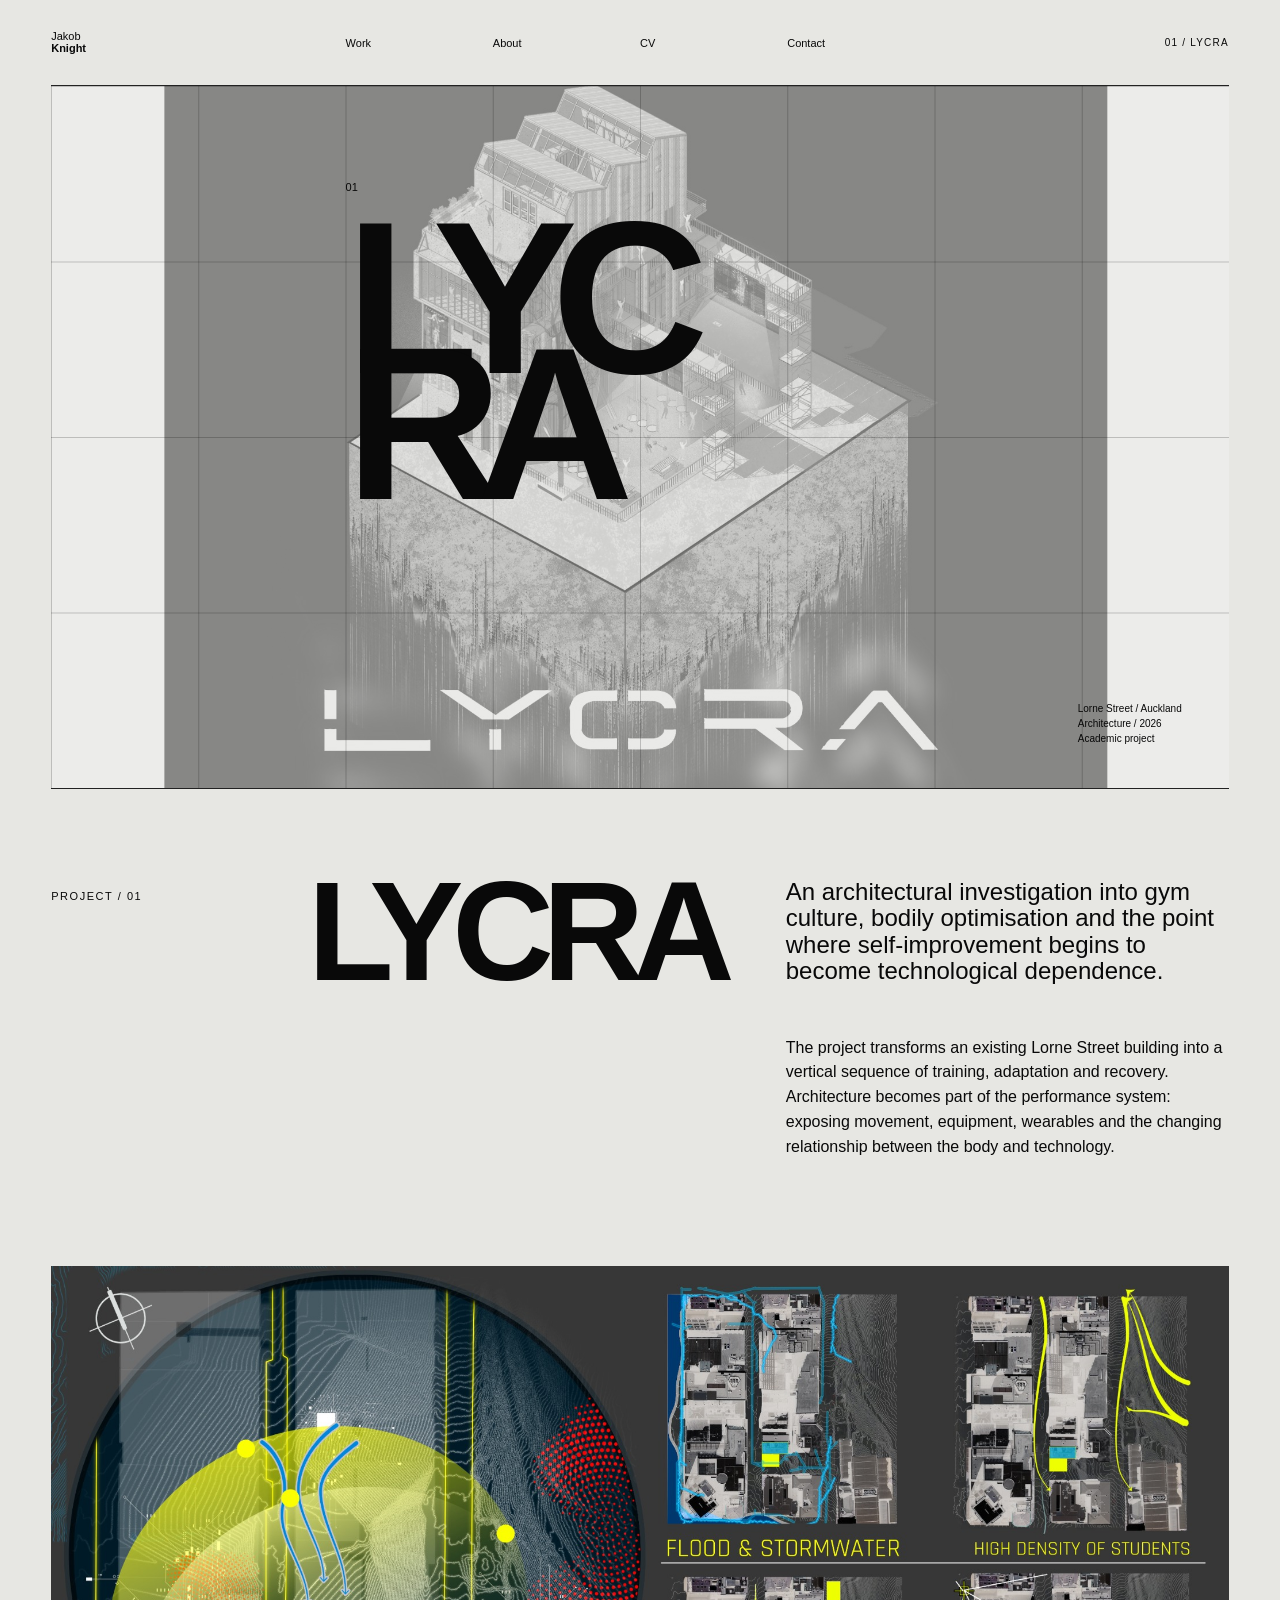
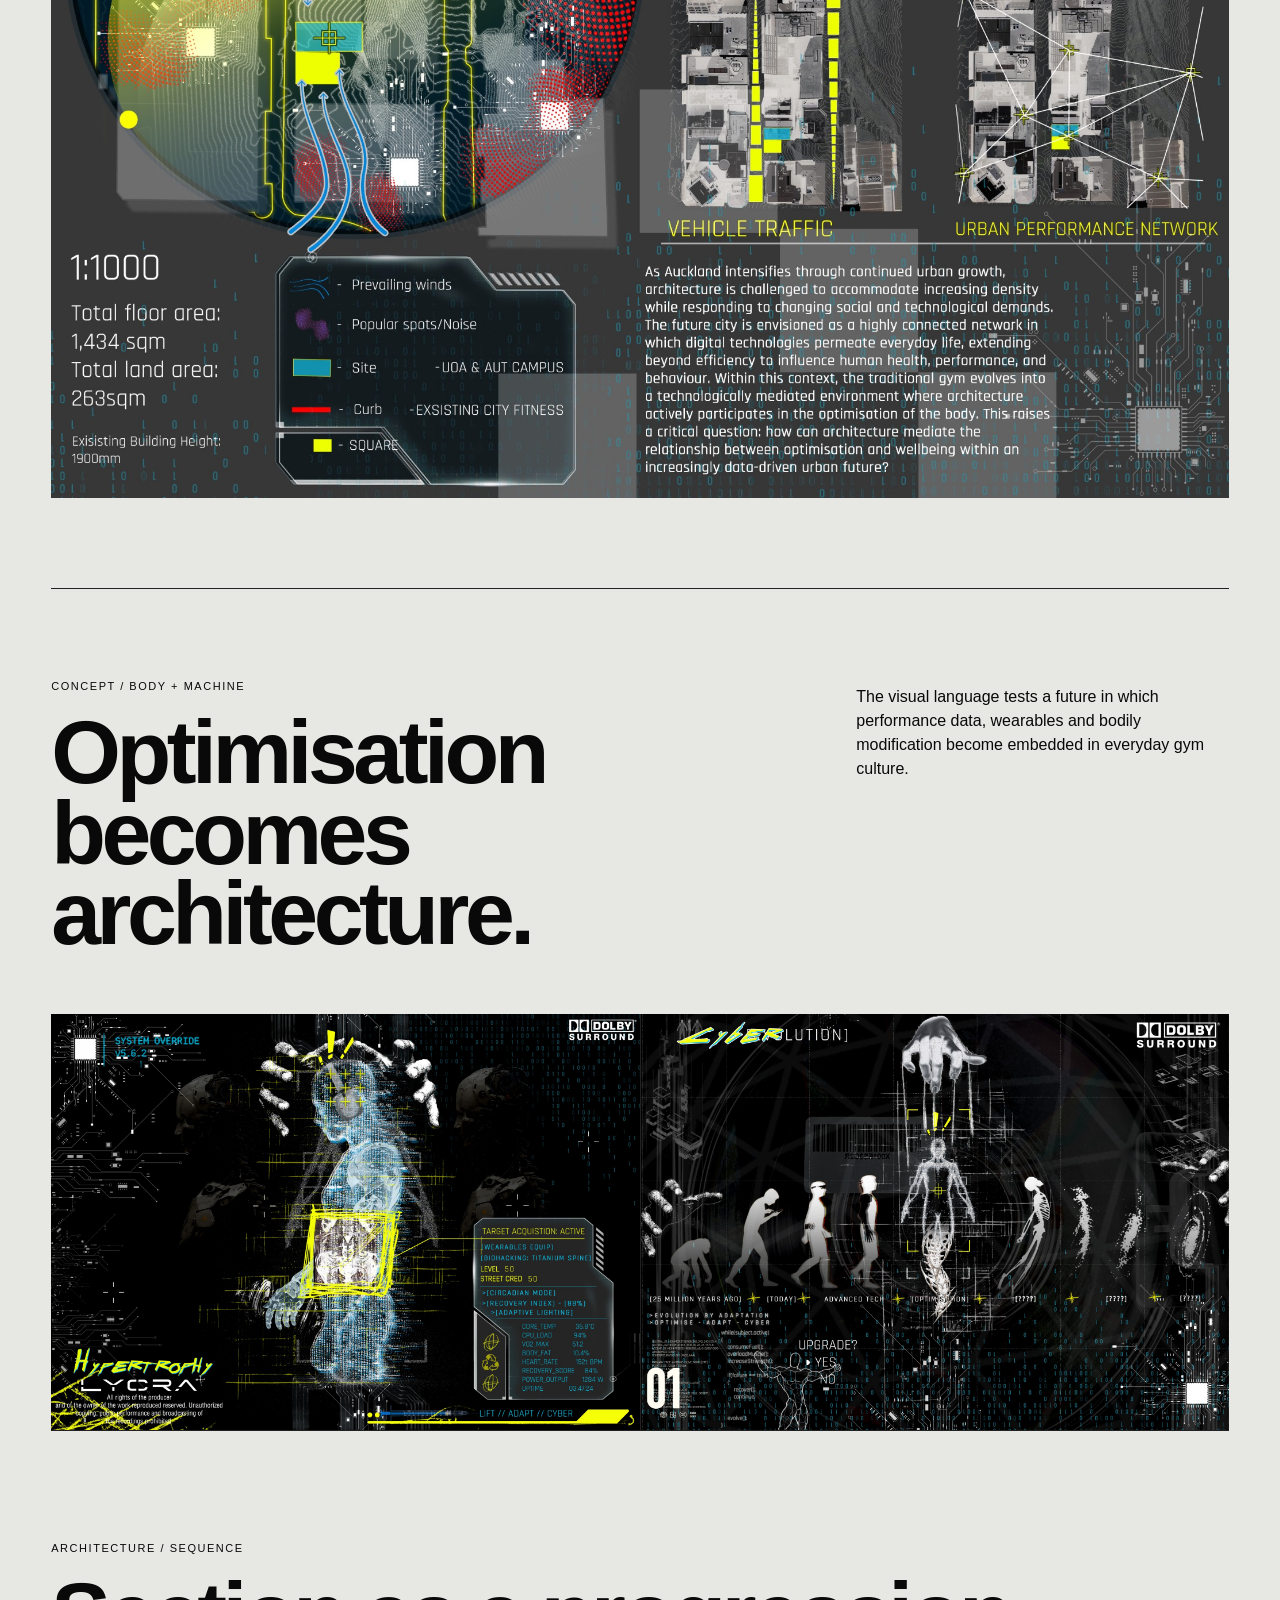
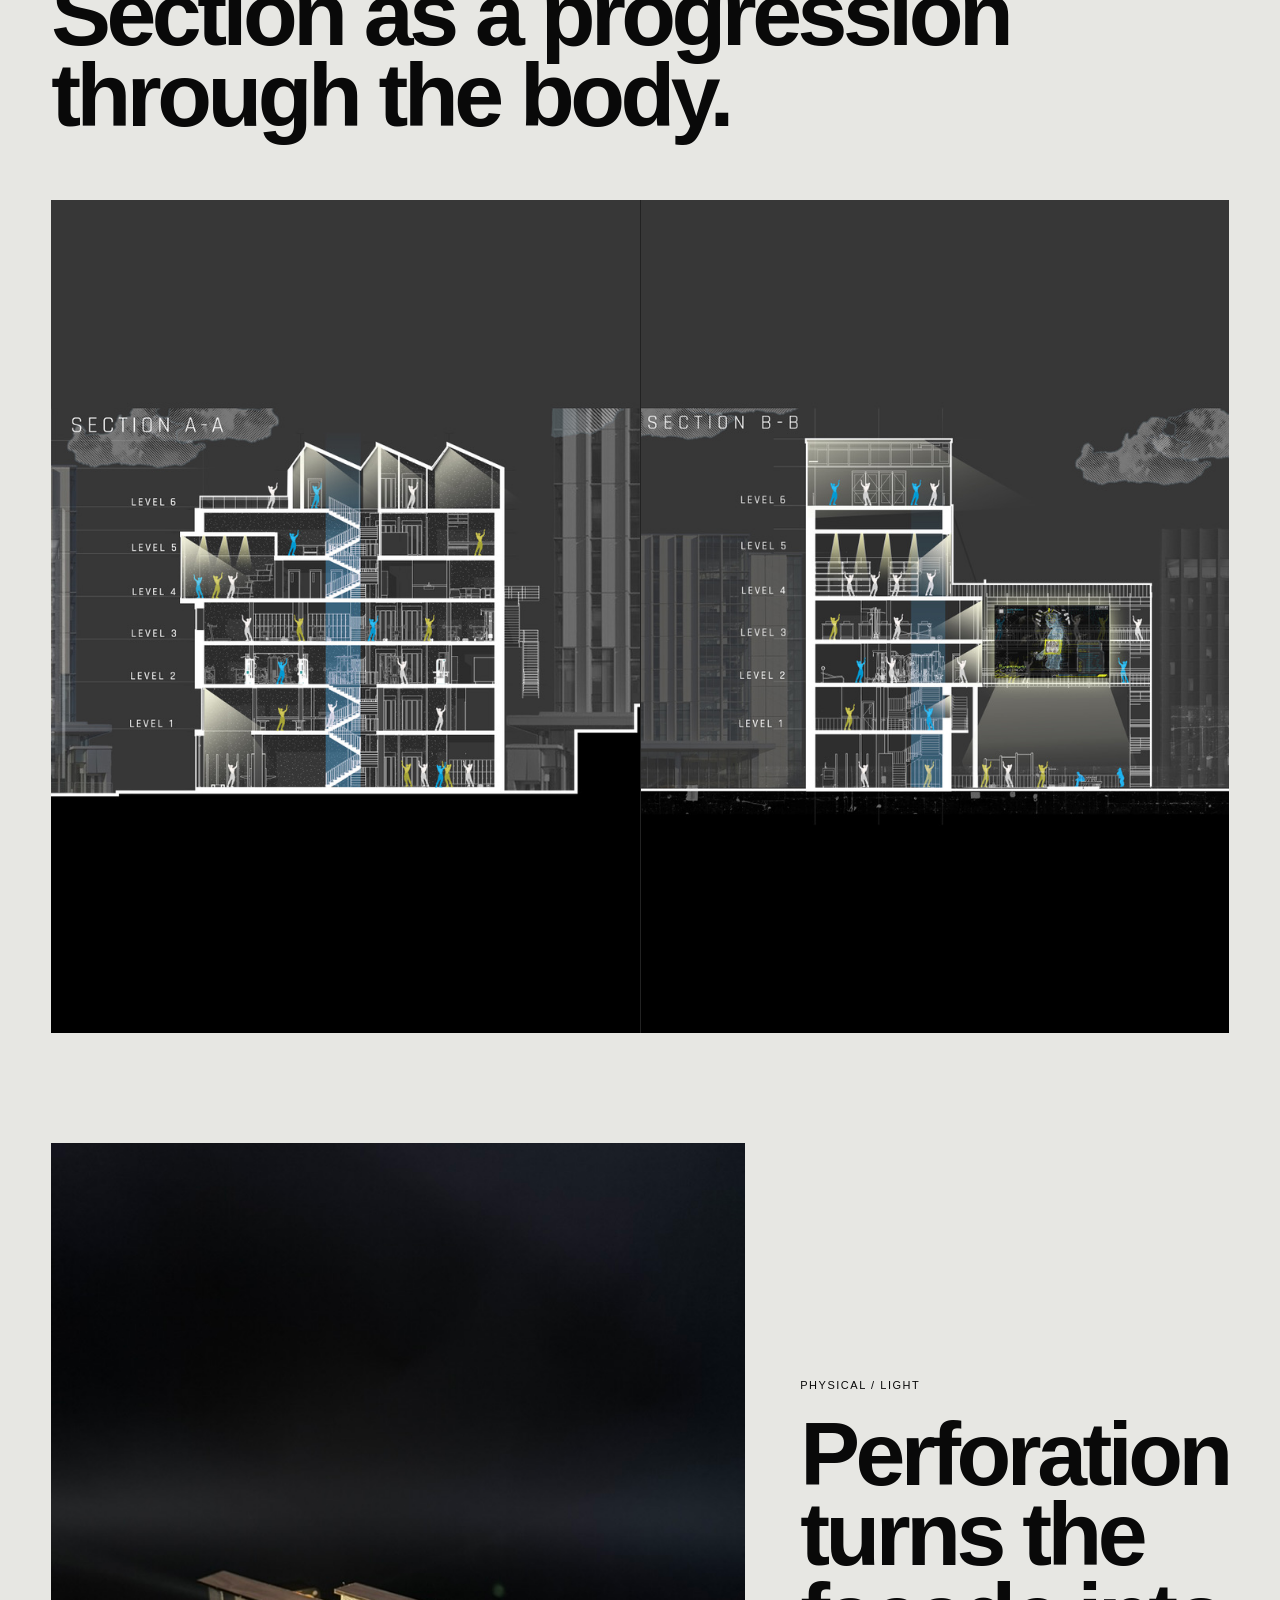
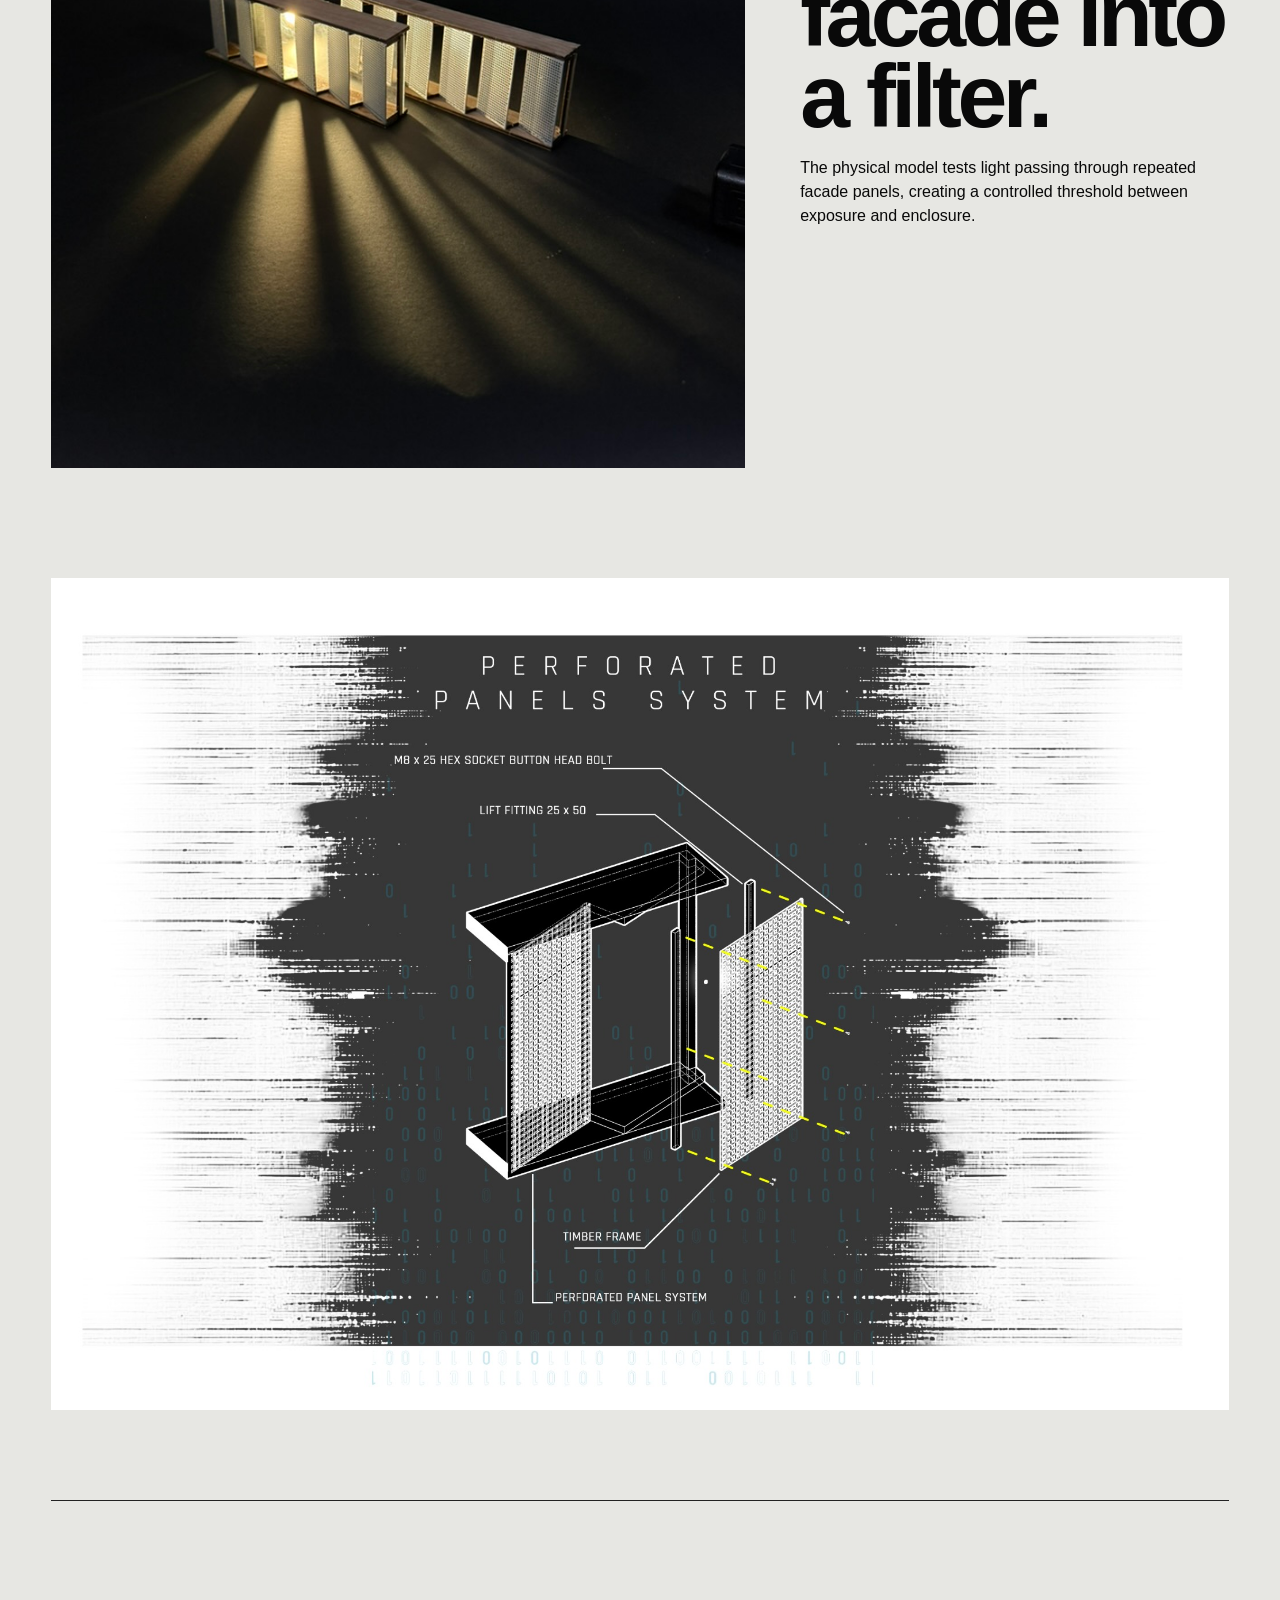
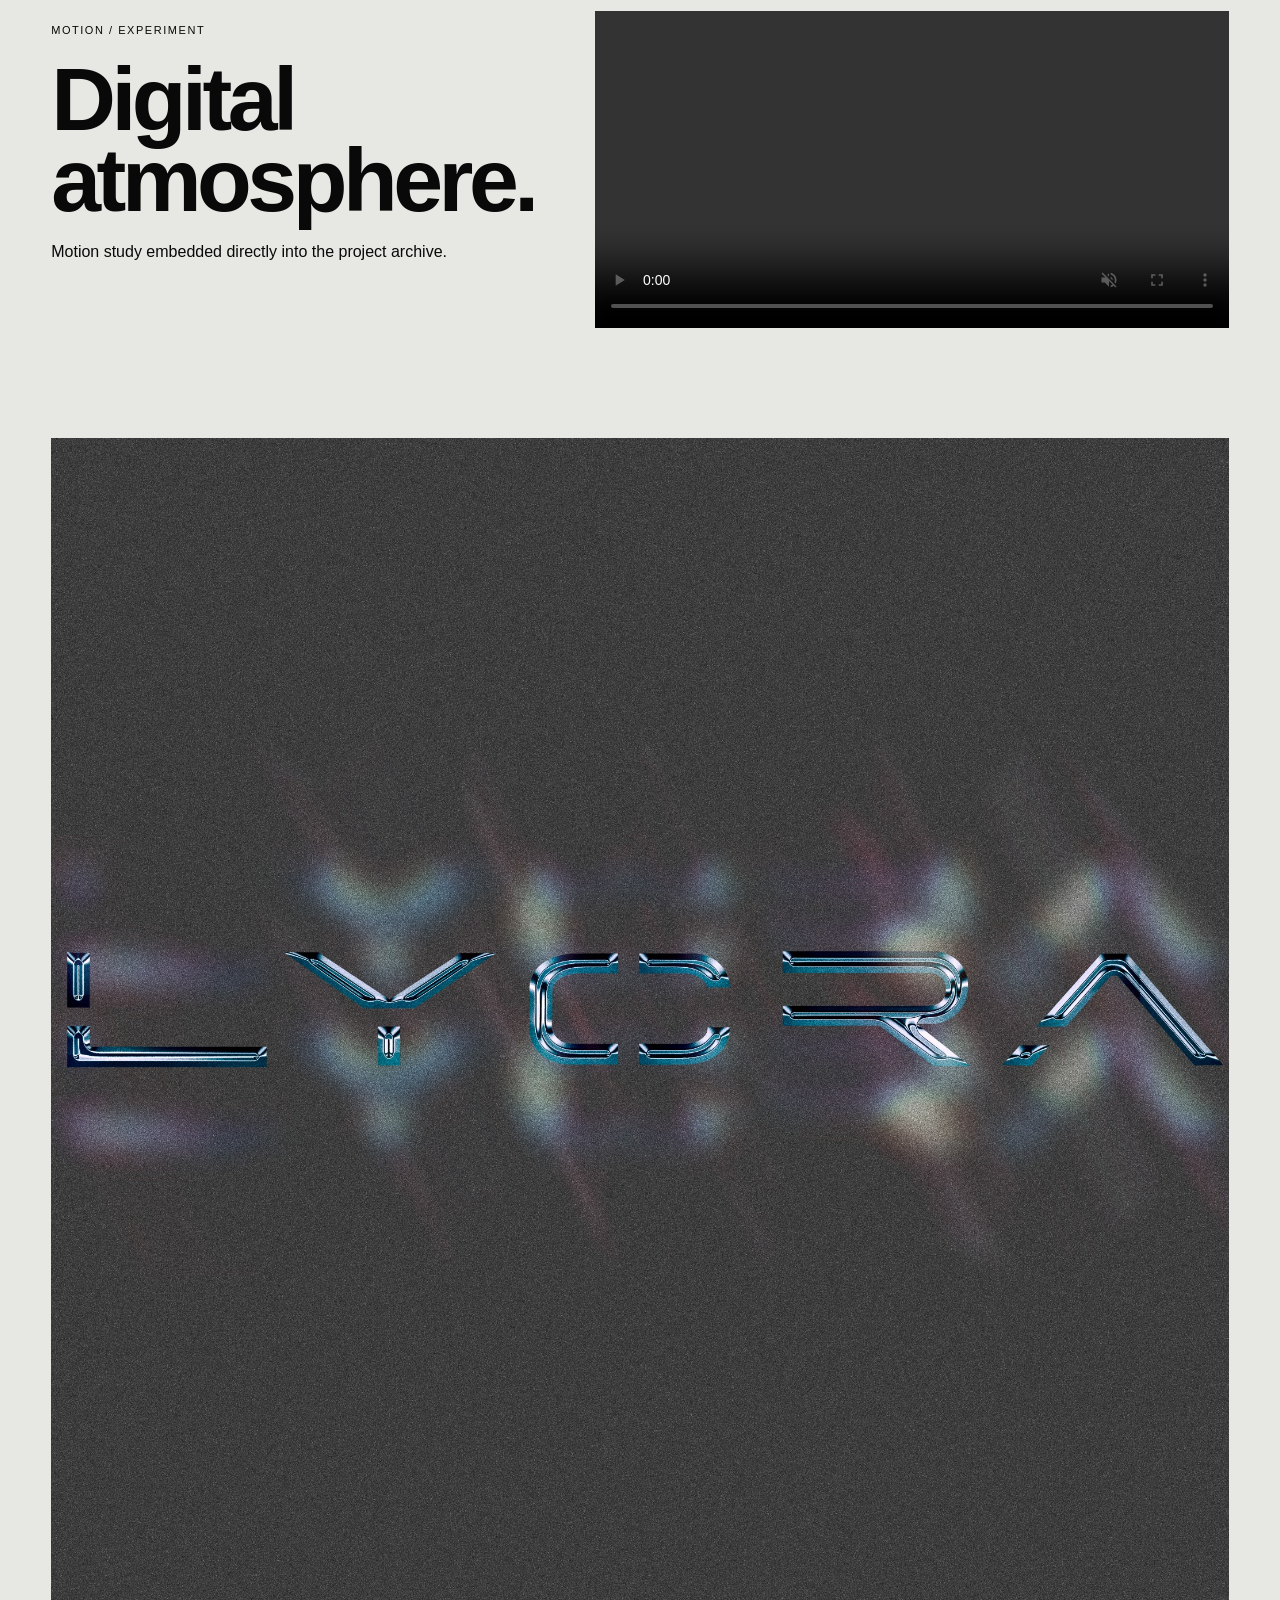
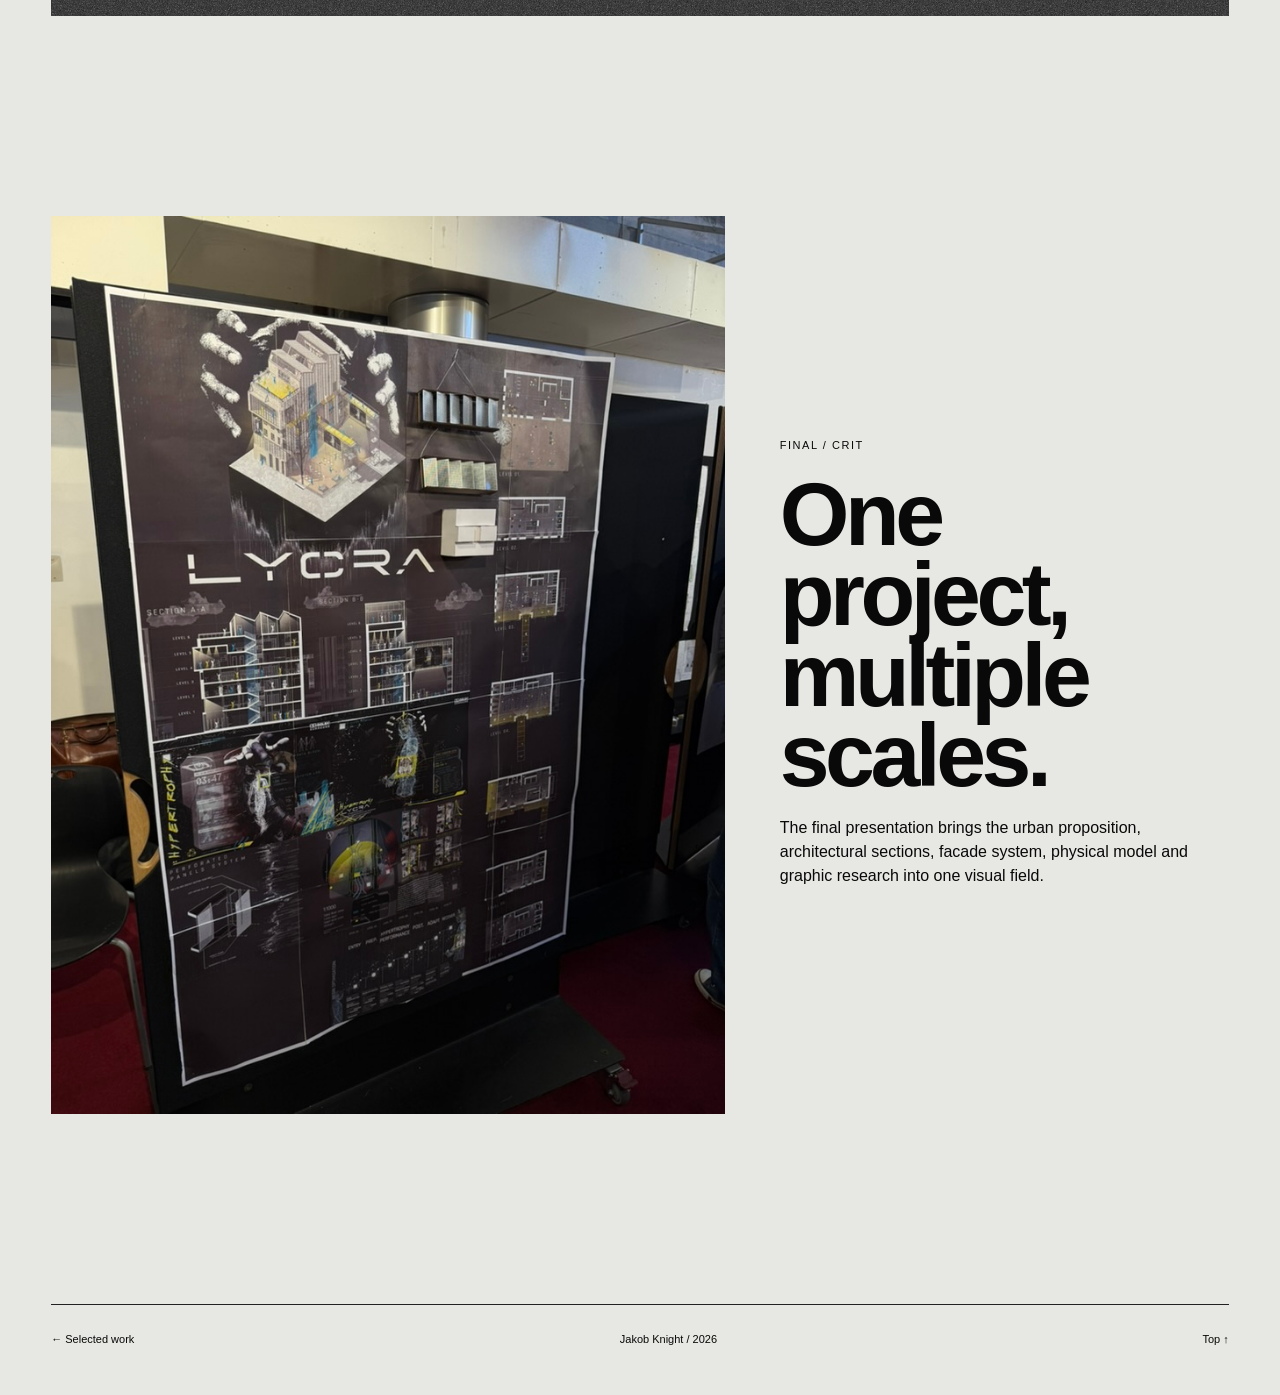
<file: project-lycra.html>
<!doctype html><html lang="en"><head><meta charset="utf-8"><meta name="viewport" content="width=device-width,initial-scale=1"><title>LYCRA — Jakob Knight</title><link rel="stylesheet" href="style.css"></head><body class="project-page">
<header class="project-nav"><a class="brand" href="index.html">Jakob<br><b>Knight</b></a><a href="index.html#work">Work</a><a href="index.html#about">About</a><a href="index.html#cv">CV</a><a href="mailto:Jakob.knight5@gmail.com">Contact</a><span>01 / LYCRA</span></header>
<section class="project-hero"><div class="project-grid"></div><img src="assets/lycra.jpg" alt="LYCRA architectural axonometric"><div class="project-title"><span>01</span><h1>LYC<br>RA</h1></div><div class="project-data">Lorne Street / Auckland<br>Architecture / 2026<br>Academic project</div></section>
<section class="intro-grid"><p class="eyebrow">PROJECT / 01</p><h2>LYCRA</h2><p class="lead">An architectural investigation into gym culture, bodily optimisation and the point where self-improvement begins to become technological dependence.</p><p class="bodycopy">The project transforms an existing Lorne Street building into a vertical sequence of training, adaptation and recovery. Architecture becomes part of the performance system: exposing movement, equipment, wearables and the changing relationship between the body and technology.</p></section>
<section class="media full"><img src="assets/lycra/site-analysis.jpg" alt="LYCRA site analysis"></section>
<section class="split-caption"><div><p class="eyebrow">CONCEPT / BODY + MACHINE</p><h3>Optimisation becomes architecture.</h3></div><p>The visual language tests a future in which performance data, wearables and bodily modification become embedded in everyday gym culture.</p></section>
<section class="media duo"><img src="assets/lycra/hypertrophy.jpg" alt="Hypertrophy concept collage"><img src="assets/lycra/cyberlution.jpg" alt="Cyber evolution concept collage"></section>
<section class="drawing-head"><p class="eyebrow">ARCHITECTURE / SEQUENCE</p><h3>Section as a progression through the body.</h3></section>
<section class="media duo sections"><img src="assets/lycra/section-aa.jpg" alt="LYCRA section A-A"><img src="assets/lycra/section-bb.jpg" alt="LYCRA section B-B"></section>
<section class="media feature"><img src="assets/lycra/model.jpg" alt="Physical model illuminated at night"><div><p class="eyebrow">PHYSICAL / LIGHT</p><h3>Perforation turns the facade into a filter.</h3><p>The physical model tests light passing through repeated facade panels, creating a controlled threshold between exposure and enclosure.</p></div></section>
<section class="media full"><img src="assets/lycra/perforated-panel.jpg" alt="Exploded perforated panel detail"></section>
<section class="motion"><div><p class="eyebrow">MOTION / EXPERIMENT</p><h3>Digital atmosphere.</h3><p>Motion study embedded directly into the project archive.</p></div><video autoplay muted loop playsinline controls><source src="assets/lycra/ascii-art.mp4" type="video/mp4">Your browser does not support video.</video></section>
<section class="media full"><img src="assets/lycra/chrome-logo.jpg" alt="LYCRA chrome identity"></section>
<section class="media feature reverse"><img src="assets/lycra/crit-board.jpg" alt="LYCRA final critique board"><div><p class="eyebrow">FINAL / CRIT</p><h3>One project, multiple scales.</h3><p>The final presentation brings the urban proposition, architectural sections, facade system, physical model and graphic research into one visual field.</p></div></section>
<footer class="project-footer"><a href="index.html#work">← Selected work</a><span>Jakob Knight / 2026</span><a href="#top" onclick="window.scrollTo({top:0,behavior:'smooth'});return false;">Top ↑</a></footer>
</body></html>
</file>
<file: style.css>
*{box-sizing:border-box}html{scroll-behavior:smooth}body{margin:0;background:#aaa;font-family:Arial,Helvetica,sans-serif;color:#090909}.frame{width:min(92vw,1280px);height:min(78vh,760px);margin:6vh auto;position:relative;overflow:hidden;background:#e8e8e6}.hero-bg{position:absolute;inset:0;background:linear-gradient(rgba(232,232,230,.7),rgba(232,232,230,.7)),url('assets/lycra.jpg') center 27%/cover;filter:grayscale(1);opacity:.45;transition:.5s}.site-collage{position:absolute;inset:0;z-index:1;pointer-events:none;overflow:hidden}.site-shot{position:absolute;display:block;object-fit:cover;filter:grayscale(1) contrast(1.08);mix-blend-mode:multiply;opacity:.31;transition:opacity .35s ease,transform .6s ease}.s1{left:0;top:25%;width:25%;height:50%;object-position:50% 55%}.s2{left:62.5%;top:0;width:37.5%;height:50%;object-position:55% 55%;opacity:.24}.s3{left:75%;top:50%;width:25%;height:50%;object-position:45% 50%;opacity:.27}.s4{left:0;top:0;width:25%;height:25%;object-position:50% 42%;opacity:.24}.s5{left:25%;top:0;width:25%;height:25%;object-position:50% 48%;opacity:.2}.s6{left:12.5%;top:75%;width:37.5%;height:25%;object-position:50% 62%;opacity:.26}.frame:hover .site-shot{opacity:.38}.frame:hover .s2,.frame:hover .s5{opacity:.3}.grid{z-index:4;position:absolute;inset:0;background-image:linear-gradient(to right,rgba(0,0,0,.17) 1px,transparent 1px),linear-gradient(to bottom,rgba(0,0,0,.17) 1px,transparent 1px);background-size:12.5% 100%,100% 25%;pointer-events:none}.nav{height:25%;display:grid;grid-template-columns:repeat(8,1fr);position:relative;z-index:6;align-items:center}.nav a,.nav button{color:#080808;text-decoration:none;font-size:12px;padding-left:18px}.brand{line-height:1.05}.nav button{grid-column:8;border:0;background:none;font-size:20px;cursor:pointer}.type-art{position:absolute;inset:19% 10% 7% 25%;z-index:5;font-weight:800;font-size:clamp(70px,12vw,180px);letter-spacing:-.11em;line-height:.62}.t{position:absolute}.t1{left:2%;top:0}.t2{left:26%;top:18%}.t3{left:42%;top:42%}.t4{left:67%;top:65%}.meta{position:absolute;z-index:6;left:63%;top:49%;font-size:11px;line-height:1.35}.counter{position:absolute;z-index:6;left:3.5%;bottom:5%;display:flex;flex-direction:column}.counter small{font-size:10px}.counter strong{font-size:27px}.social{position:absolute;z-index:6;right:3%;bottom:6%;font-size:10px;line-height:1.35}.work,.simple{width:min(92vw,1280px);margin:0 auto 7vh;background:#efefed;padding:36px}.eyebrow{font-size:11px;letter-spacing:.14em}.project{display:grid;grid-template-columns:1fr 1.6fr;gap:42px;align-items:end}.project h1{font-size:clamp(58px,10vw,150px);line-height:.8;margin:70px 0 25px;letter-spacing:-.07em}.project p{max-width:430px;line-height:1.5}.project a{color:inherit}.project img{width:100%;filter:grayscale(1)}.simple{min-height:50vh}.simple h2{max-width:900px;font-size:clamp(32px,5vw,70px);line-height:1;letter-spacing:-.04em;font-weight:500}@media(max-width:700px){.frame{width:100%;height:80vh;margin:0}.nav{grid-template-columns:repeat(4,1fr);height:18%}.nav .brand{grid-column:1}.nav a:nth-of-type(2){grid-column:2}.nav a:nth-of-type(3){grid-column:3}.nav a:nth-of-type(4){display:none}.nav a:nth-of-type(5){display:none}.nav button{grid-column:4}.grid{background-size:25% 100%,100% 20%}.type-art{inset:25% 5% 10% 8%;font-size:23vw}.meta{left:52%;top:55%}.project{grid-template-columns:1fr}.work,.simple{width:100%;padding:22px}}
/* LYCRA case study */
.project-page{background:#e7e7e3}.project-nav{width:min(92vw,1280px);height:86px;margin:0 auto;display:grid;grid-template-columns:2fr repeat(4,1fr) 2fr;align-items:center;border-bottom:1px solid #222}.project-nav a{color:#090909;text-decoration:none;font-size:11px}.project-nav span{text-align:right;font-size:10px;letter-spacing:.12em}.project-hero{width:min(92vw,1280px);height:78vh;min-height:620px;margin:0 auto;position:relative;overflow:hidden;background:#d9d9d5}.project-hero>img{position:absolute;inset:0;width:100%;height:100%;object-fit:cover;filter:grayscale(1);opacity:.5}.project-grid{position:absolute;inset:0;z-index:2;background-image:linear-gradient(to right,rgba(0,0,0,.2) 1px,transparent 1px),linear-gradient(to bottom,rgba(0,0,0,.2) 1px,transparent 1px);background-size:12.5% 100%,100% 25%}.project-title{position:absolute;z-index:3;left:25%;top:13%}.project-title span{font-size:11px}.project-title h1{font-size:clamp(110px,17vw,250px);line-height:.58;letter-spacing:-.12em;margin:40px 0 0}.project-data{position:absolute;z-index:3;right:4%;bottom:6%;font-size:10px;line-height:1.5}.intro-grid,.split-caption,.drawing-head,.motion{width:min(92vw,1280px);margin:0 auto;border-top:1px solid #222}.intro-grid{display:grid;grid-template-columns:1fr 2fr 2fr;gap:35px;padding:90px 0}.intro-grid h2{font-size:clamp(70px,11vw,160px);line-height:.75;letter-spacing:-.08em;margin:0}.lead{font-size:24px;line-height:1.1;margin:0}.bodycopy{grid-column:3;max-width:520px;line-height:1.55}.media{width:min(92vw,1280px);margin:0 auto}.media img{display:block;width:100%;height:auto}.media.full{padding:0 0 90px}.media.duo{display:grid;grid-template-columns:1fr 1fr;gap:1px;background:#222}.media.duo img{height:100%;object-fit:cover}.split-caption{display:grid;grid-template-columns:2fr 1fr;gap:60px;padding:80px 0 40px}.split-caption h3,.drawing-head h3,.feature h3,.motion h3{font-size:clamp(42px,7vw,95px);line-height:.9;letter-spacing:-.05em;margin:20px 0}.split-caption>p{max-width:420px;line-height:1.5}.drawing-head{padding:100px 0 45px}.sections{align-items:start;background:#111}.feature{display:grid;grid-template-columns:1.65fr 1fr;gap:55px;padding:110px 0;align-items:center}.feature.reverse{grid-template-columns:1.5fr 1fr}.feature p,.motion p{line-height:1.5;max-width:430px}.motion{display:grid;grid-template-columns:1fr 2fr;gap:60px;padding:110px 0}.motion video{width:100%;background:#111;max-height:760px}.project-footer{width:min(92vw,1280px);margin:80px auto 0;padding:28px 0 50px;border-top:1px solid #222;display:flex;justify-content:space-between;font-size:11px}.project-footer a{color:inherit;text-decoration:none}@media(max-width:700px){.project-nav{width:92vw;grid-template-columns:2fr 1fr 1fr}.project-nav a:nth-of-type(3),.project-nav a:nth-of-type(4),.project-nav a:nth-of-type(5),.project-nav span{display:none}.project-hero{width:100%;height:72vh;min-height:520px}.project-grid{background-size:25% 100%,100% 20%}.project-title{left:8%;top:18%}.project-title h1{font-size:35vw}.intro-grid,.split-caption,.drawing-head,.motion,.media,.project-footer{width:100%;padding-left:22px;padding-right:22px}.intro-grid{grid-template-columns:1fr;padding-top:60px;padding-bottom:60px}.bodycopy{grid-column:auto}.media.duo,.feature,.feature.reverse,.motion,.split-caption{grid-template-columns:1fr}.media.full{padding:0 22px 60px}.media.duo{gap:18px;background:none}.feature{gap:25px;padding-top:70px;padding-bottom:70px}.motion{gap:25px}.project-footer{width:calc(100% - 44px);padding-left:0;padding-right:0}}

@media(max-width:700px){.site-shot{opacity:.2}.s1{left:0;top:20%;width:50%;height:40%}.s2{left:50%;top:0;width:50%;height:40%}.s3{left:50%;top:60%;width:50%;height:40%}.s4,.s5,.s6{display:none}}

/* Portfolio / about update */
.portfolio-art{inset:18% 7% 7% 18%;font-size:clamp(66px,11vw,170px);letter-spacing:-.09em}.portfolio-art .t1{left:0;top:0}.portfolio-art .t2{left:30%;top:29%}.portfolio-art .t3{left:58%;top:60%}.about-section{padding-top:36px;padding-bottom:36px}.about-grid{display:grid;grid-template-columns:1.35fr .65fr;gap:1px;margin-top:34px;background:#222;border:1px solid #222}.about-copy,.portrait-wrap{background:#efefed}.about-copy{padding:48px}.about-copy h2{margin:0 0 36px;max-width:720px}.about-copy p{font-size:clamp(17px,1.6vw,24px);line-height:1.35;max-width:720px}.portrait-wrap{margin:0;min-height:560px;overflow:hidden;position:relative}.portrait-wrap img{width:100%;height:100%;object-fit:cover;display:block;filter:grayscale(1) contrast(1.08);mix-blend-mode:multiply}.portrait-wrap:after{content:'';position:absolute;inset:0;background:linear-gradient(135deg,rgba(0,190,230,.18),rgba(255,230,0,.14));mix-blend-mode:multiply;pointer-events:none}.contact-section{min-height:38vh}.contact-grid{display:grid;grid-template-columns:1.35fr .65fr;gap:40px;align-items:end;margin-top:50px}.contact-grid h2{margin:0}.contact-links{display:flex;flex-direction:column;gap:14px;padding-bottom:8px}.contact-links a{color:#090909;font-size:clamp(18px,2vw,28px);text-decoration:none;border-bottom:1px solid #222;padding:12px 0}.contact-links a:hover{font-style:italic}
@media(max-width:700px){.portfolio-art{inset:25% 4% 10% 7%;font-size:21vw}.portfolio-art .t1{left:0;top:0}.portfolio-art .t2{left:20%;top:31%}.portfolio-art .t3{left:48%;top:62%}.about-grid,.contact-grid{grid-template-columns:1fr}.about-copy{padding:28px 22px}.portrait-wrap{min-height:520px}.contact-grid{gap:20px}}
</file>
